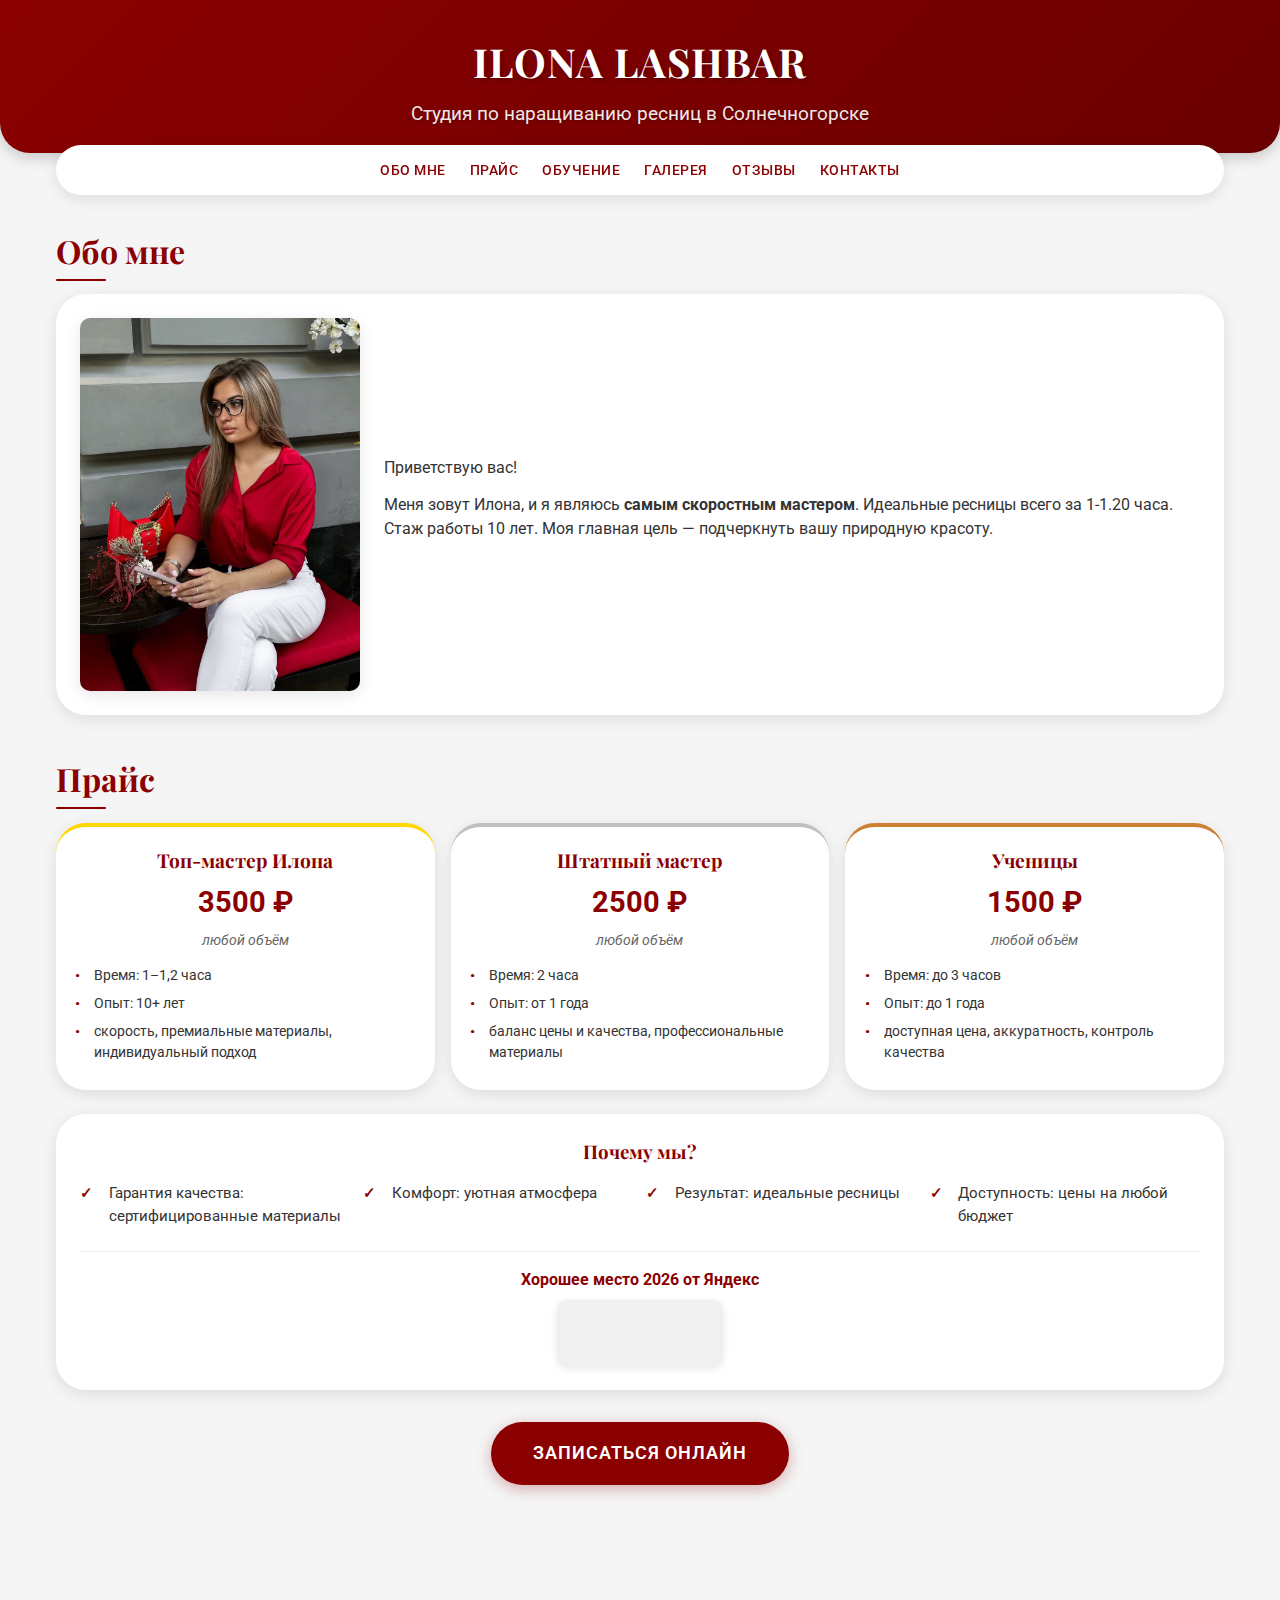
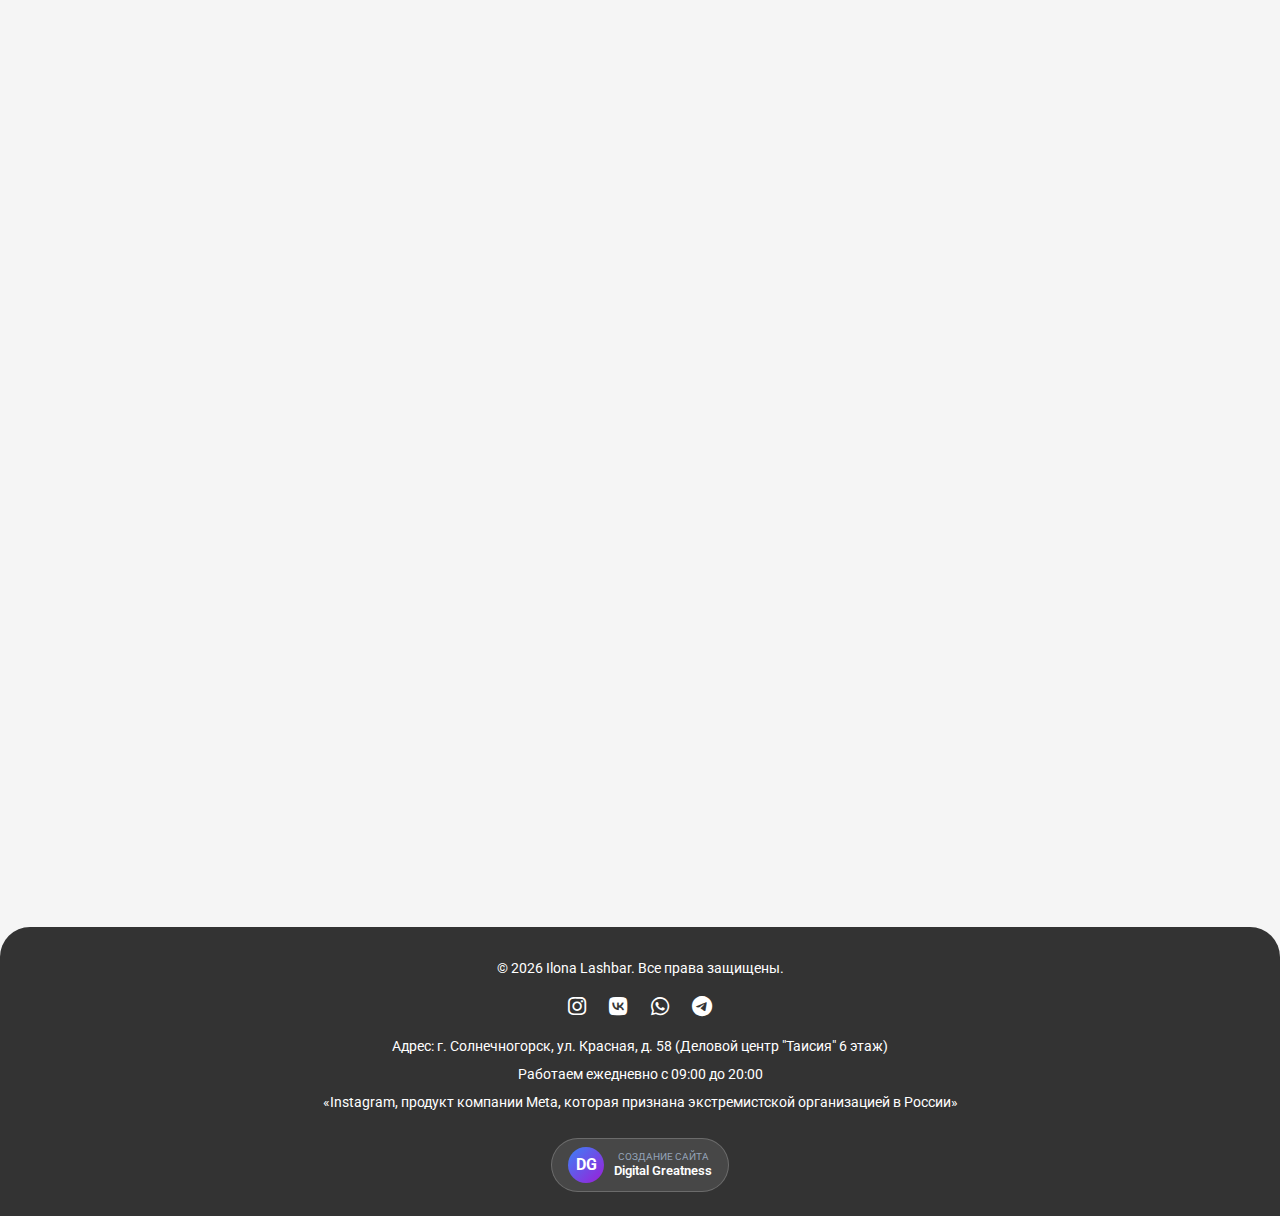
<file: index.html>
<!DOCTYPE html>
<html lang="ru">

<head>
    <meta charset="UTF-8">
    <meta name="viewport" content="width=device-width, initial-scale=1.0">
    <title>Ilona Lashbar — студия по наращиванию ресниц в Солнечногорске</title>
    <meta name="description"
        content="Ilona Lashbar — профессиональная студия по наращиванию ресниц в Солнечногорске. Быстрое и качественное наращивание, обучение, доступные цены.">
    <meta name="keywords"
        content="ресницы солнечногорск, наращивание ресниц, Солнечногорск, Ilona Lashbar, обучение наращиванию ресниц, студия ресниц">
    <meta name="author" content="Ilona Lashbar">
    <meta property="og:title" content="Ilona Lashbar — студия по наращиванию ресниц в Солнечногорске">
    <meta property="og:description" content="Профессиональное наращивание ресниц, обучение, доступные цены.">
    <meta property="og:image" content="https://example.com/logo.jpg">
    <meta property="og:url" content="https://example.com">
    <meta name="twitter:card" content="summary_large_image">

    <link rel="icon" type="image/x-icon" href="/favicon.ico">
    <link rel="icon" type="image/png" sizes="16x16" href="/favicon-16x16.png">
    <link rel="icon" type="image/png" sizes="32x32" href="/favicon-32x32.png">
    <link rel="icon" type="image/png" sizes="192x192" href="/favicon-192x192.png">
    <link rel="icon" type="image/png" sizes="512x512" href="/favicon-512x512.png">
    <link rel="apple-touch-icon" sizes="180x180" href="/apple-touch-icon.png">

    <link rel="stylesheet" href="https://cdnjs.cloudflare.com/ajax/libs/font-awesome/6.0.0/css/all.min.css">
    <link
        href="https://fonts.googleapis.com/css2?family=Playfair+Display:wght@700&amp;family=Roboto:wght@400;500&amp;display=swap"
        rel="stylesheet">

    <script type="text/javascript">
        (function (m, e, t, r, i, k, a) {
            m[i] = m[i] || function () { (m[i].a = m[i].a || []).push(arguments) };
            m[i].l = 1 * new Date();
            for (var j = 0; j < document.scripts.length; j++) { if (document.scripts[j].src === r) { return; } }
            k = e.createElement(t), a = e.getElementsByTagName(t)[0], k.async = 1, k.src = r, a.parentNode.insertBefore(k, a)
        })
            (window, document, "script", "https://mc.yandex.ru/metrika/tag.js", "ym");

        ym(99881386, "init", {
            clickmap: true,
            trackLinks: true,
            accurateTrackBounce: true,
            webvisor: true
        });
    </script>
    <noscript>
        <div><img src="https://mc.yandex.ru/watch/99881386" style="position:absolute; left:-9999px;" alt="" /></div>
    </noscript>
    <link rel="stylesheet" href="styles.css">
</head>

<body>

    <header>
        <div class="header-top">
            <h1>ILONA LASHBAR</h1>
        </div>
        <p class="header-subtitle">Студия по наращиванию ресниц в Солнечногорске</p>
    </header>
    <nav class="navbar">
        <div class="nav-container">
            <a href="#" class="nav-logo mobile-only">ILONA LASHBAR</a>

            <div class="nav-menu" id="nav-menu">
                <ul class="nav-list">
                    <li class="nav-item"><a href="#about" class="nav-link">Обо мне</a></li>
                    <li class="nav-item"><a href="#price" class="nav-link">Прайс</a></li>
                    <li class="nav-item"><a href="#training" class="nav-link">Обучение</a></li>
                    <li class="nav-item"><a href="#gallery" class="nav-link">Галерея</a></li>
                    <li class="nav-item"><a href="#reviews" class="nav-link">Отзывы</a></li>
                    <li class="nav-item"><a href="#contact" class="nav-link">Контакты</a></li>
                </ul>
            </div>

            <div class="nav-toggle" id="nav-toggle">
                <span class="bar"></span>
                <span class="bar"></span>
                <span class="bar"></span>
            </div>
        </div>
    </nav>

    <div class="container">
        <!-- Обо мне -->
        <section id="about" class="fade-in">
            <h2>Обо мне</h2>
            <div class="about">
                <img src="images/ilona/photo2.jpg" alt="Фото Илоны" class="about-image" loading="lazy">
                <div class="about-text">
                    <p>Приветствую вас!</p>
                    <p>Меня зовут Илона, и я являюсь <strong>самым скоростным мастером</strong>. Идеальные ресницы всего
                        за 1-1.20 часа. Стаж работы 10 лет. Моя главная цель — подчеркнуть вашу природную красоту.</p>
                </div>
            </div>
        </section>

        <!-- Прайс -->
        <section id="price" class="fade-in">
            <h2>Прайс</h2>
            <div class="price-grid">
                <div class="price-card master-top">
                    <h3>Топ-мастер Илона</h3>
                    <p class="price-amount">3500 ₽</p>
                    <p class="price-desc">любой объём</p>
                    <ul>
                        <li>Время: 1–1,2 часа</li>
                        <li>Опыт: 10+ лет</li>
                        <li>скорость, премиальные материалы, индивидуальный подход</li>
                    </ul>
                </div>
                <div class="price-card master-staff">
                    <h3>Штатный мастер</h3>
                    <p class="price-amount">2500 ₽</p>
                    <p class="price-desc">любой объём</p>
                    <ul>
                        <li>Время: 2 часа</li>
                        <li>Опыт: от 1 года</li>
                        <li>баланс цены и качества, профессиональные материалы</li>
                    </ul>
                </div>
                <div class="price-card master-student">
                    <h3>Ученицы</h3>
                    <p class="price-amount">1500 ₽</p>
                    <p class="price-desc">любой объём</p>
                    <ul>
                        <li>Время: до 3 часов</li>
                        <li>Опыт: до 1 года</li>
                        <li>доступная цена, аккуратность, контроль качества</li>
                    </ul>
                </div>
            </div>
            <div class="price-advantages">
                <h3 style="text-align: center; width: 100%;">Почему мы?</h3>
                <ul>
                    <li>Гарантия качества: сертифицированные материалы</li>
                    <li>Комфорт: уютная атмосфера</li>
                    <li>Результат: идеальные ресницы</li>
                    <li>Доступность: цены на любой бюджет</li>
                </ul>
                <div class="yandex-badge-wrapper">
                    <p class="yandex-badge-text"><b>Хорошее место 2026 от Яндекс</b></p>
                    <div class="yandex-badge">
                        <div class="yandex-iframe-container">
                            <iframe src="https://yandex.ru/sprav/widget/rating-badge/116413999347?type=award"
                                width="150" height="50" frameborder="0"></iframe>
                        </div>
                    </div>
                </div>
            </div>
            <!-- Кнопка записи -->
            <div class="price-action">
                <a href="https://dikidi.ru/#widget=204385" class="price-book-btn">Записаться онлайн</a>
            </div>
        </section>

        <!-- Обучение -->
        <section id="training" class="fade-in">
            <h2>Обучение</h2>
            <div class="training-container">
                <div class="training-quote">
                    <p><strong>Научу наращивать ресницы за 1,5 часа!</strong><br>Таких мастеров — всего 5% в мире. С
                        такой скоростью у тебя всегда будет полная база клиентов!</p>
                    <p><strong>Что я предлагаю:</strong></p>
                    <ul>
                        <li>Повышение квалификации для действующих мастеров</li>
                        <li>Обучение по ламинированию ресниц</li>
                        <li>Курс "База"</li>
                        <li>Курс "Эксперт"</li>
                        <li>Курс "Профи"</li>
                    </ul>
                    <p><strong>Мой подход:</strong></p>
                    <ul>
                        <li><strong>Скорость и качество</strong> с первых минут.</li>
                        <li><strong>Максимум практики</strong> и секретов профессии.</li>
                        <li><strong>Создание портфолио</strong> уже на первом занятии.</li>
                        <li><strong>Показ красивых ракурсов</strong> и обработка фото.</li>
                        <li><strong>Советы по ведению соцсетей</strong> для привлечения клиентов.</li>
                        <li><strong>Бесплатные тренировки</strong> после курса.</li>
                    </ul>
                    <p><strong>Где проходит обучение?</strong><br>В моей студии в центре города.</p>
                    <p><strong>Почему я?</strong><br>Многие мастера не раскрывают все тонкости и секреты профессии.<br>Я
                        же делюсь всем, что знаю, чтобы ты могла уверенно стартовать и зарабатывать.</p>
                    <p><strong>Не экономь на обучении!</strong><br>Выбор курса напрямую влияет на твою уверенность,
                        успех и доход в будущем.</p>
                    <p><strong>Готова начать?</strong><br>Пиши, чтобы записаться или узнать подробности!</p>
                    <a href="/course/" class="course-button">Подробнее о курсе</a>
                </div>
                <div class="training-photo">
                    <img src="images/ilona/teacher.jpg" alt="Процесс обучения наращиванию ресниц" class="training-img"
                        loading="lazy">
                </div>
            </div>
        </section>

        <!-- Галерея -->
        <section id="gallery" class="fade-in">
            <h2>Галерея</h2>
            <div class="gallery-container">
                <div class="gallery">
                    <!-- Все фото -->
                    <img src="images/ilona/ilona1.jpg" alt="фото 1" loading="lazy">
                    <img src="images/ilona/ilona2.jpg" alt="фото 2" loading="lazy">
                    <img src="images/ilona/ilona3.jpg" alt="фото 3" loading="lazy">
                    <img src="images/ilona/ilona4.jpg" alt="фото 4" loading="lazy">
                    <img src="images/ilona/ilona5.jpg" alt="фото 5" loading="lazy">
                    <img src="images/ilona/ilona6.jpg" alt="фото 6" loading="lazy">
                    <img src="images/ilona/ilona7.jpg" alt="фото 7" loading="lazy">
                    <img src="images/ilona/ilona8.jpg" alt="фото 8" loading="lazy">
                    <img src="images/clientsphoto/client1.jpg" alt="Фото клиента 1" loading="lazy">
                    <img src="images/clientsphoto/client2.jpg" alt="Фото клиента 2" loading="lazy">
                    <img src="images/clientsphoto/client3.jpg" alt="Фото клиента 3" loading="lazy">
                    <img src="images/clientsphoto/client4.jpg" alt="Фото клиента 4" loading="lazy">
                    <img src="images/clientsphoto/client5.jpg" alt="Фото клиента 5" loading="lazy">
                    <img src="images/clientsphoto/client6.jpg" alt="Фото клиента 6" loading="lazy">
                    <img src="images/clientsphoto/client7.jpg" alt="Фото клиента 7" loading="lazy">
                    <img src="images/clientsphoto/client8.jpg" alt="Фото клиента 8" loading="lazy">
                    <img src="images/clientsphoto/client9.jpg" alt="Фото клиента 9" loading="lazy">
                    <!-- Повтор для бесшовной прокрутки -->
                    <img src="images/ilona/ilona1.jpg" alt="фото 1" loading="lazy">
                    <img src="images/ilona/ilona2.jpg" alt="фото 2" loading="lazy">
                    <img src="images/ilona/ilona3.jpg" alt="фото 3" loading="lazy">
                    <img src="images/ilona/ilona4.jpg" alt="фото 4" loading="lazy">
                    <img src="images/ilona/ilona5.jpg" alt="фото 5" loading="lazy">
                    <img src="images/ilona/ilona6.jpg" alt="фото 6" loading="lazy">
                    <img src="images/ilona/ilona7.jpg" alt="фото 7" loading="lazy">
                    <img src="images/ilona/ilona8.jpg" alt="фото 8" loading="lazy">
                    <img src="images/clientsphoto/client1.jpg" alt="Фото клиента 1" loading="lazy">
                    <img src="images/clientsphoto/client2.jpg" alt="Фото клиента 2" loading="lazy">
                    <img src="images/clientsphoto/client3.jpg" alt="Фото клиента 3" loading="lazy">
                    <img src="images/clientsphoto/client4.jpg" alt="Фото клиента 4" loading="lazy">
                    <img src="images/clientsphoto/client5.jpg" alt="Фото клиента 5" loading="lazy">
                    <img src="images/clientsphoto/client6.jpg" alt="Фото клиента 6" loading="lazy">
                    <img src="images/clientsphoto/client7.jpg" alt="Фото клиента 7" loading="lazy">
                    <img src="images/clientsphoto/client8.jpg" alt="Фото клиента 8" loading="lazy">
                    <img src="images/clientsphoto/client9.jpg" alt="Фото клиента 9" loading="lazy">
                </div>
            </div>
        </section>

        <!-- Отзывы -->
        <section id="reviews" class="fade-in">
            <h2>Отзывы</h2>
            <div class="reviews">
                <div class="review">
                    <strong>Анна</strong>
                    <p>Ресницы просто шикарные! Мастер настоящий профессионал, все сделала быстро и аккуратно.
                        Рекомендую!</p>
                </div>
                <div class="review">
                    <strong>Екатерина</strong>
                    <p>Благодарю очень всё прошло хорошо, очень понравилось аккуратность, отношение, качество. Желаю по
                        больше клиентов.</p>
                </div>
                <div class="review">
                    <strong>Мария</strong>
                    <p>Очень довольна результатом! Ресницы выглядят натурально и красиво. Спасибо большое!</p>
                </div>
                <div class="review">
                    <strong>Анастасия</strong>
                    <p>Впервые обратилась к Илоне и осталась очень довольна результатом, всем рекомендую, теперь всегда
                        буду ходить только к ней!</p>
                </div>
                <div class="review">
                    <strong>Татьяна</strong>
                    <p>Впервые была у Илоны на наращивании ресничек. Очень уютная студия. Илона выслушала мои пожелания
                        и подобрала реснички просто идеально и по длине и по объёму. Быстро, комфортно, ни какой
                        аллергии и покраснения глаз не было. Однозначно рекомендую!</p>
                </div>
                <div class="review">
                    <strong>Ирина</strong>
                    <p>Хожу к Илоне на ресницы уже 4 года. Замечательный профессионал и мастер своего дела. Быстро и
                        качественно делает свою работу! Студия чистая, уютная! Всем рекомендую!</p>
                </div>
                <div class="review">
                    <strong>Елена</strong>
                    <p>Илона, спасибо огромное за то ,что ты у нас есть, каждый раз выходя из студии ощущаю себя самой
                        красивой женщиной. Безупречная работа, высокий профессионализм ,комфортная атмосфера. Очень
                        рекомендую!</p>
                </div>
                <div class="review">
                    <strong>Надежда</strong>
                    <p>Просто потрясающий салон, уже 3 года хожу только сюда. Мастер Илона, просто потрясающая, делает
                        все очень качественное и быстро, не перестает радовать. Атмосфера уюта и тепла гарантирована.
                        Всем советую! 🥹🙏🏻</p>
                </div>
            </div>
            <div class="yandex-reviews-link">
                <p>Больше отзывов можно почитать на Яндекс Картах</p>
                <a href="https://yandex.ru/maps/org/ilona_lashbar/116413999347/reviews/?ll=36.984718%2C56.184030&utm_campaign=v1&utm_medium=rating&utm_source=badge&z=17"
                    target="_blank" class="yandex-reviews-btn">
                    <i class="fab fa-yandex"></i> Читать все отзывы на Яндекс
                </a>
            </div>
        </section>

        <!-- Контакты -->
        <section id="contact" class="fade-in">
            <h2>Контакты</h2>
            <div class="contact-container">
                <div class="contact-buttons">
                    <a href="tel:+79160429666" class="contact-btn call">
                        <i class="fas fa-phone-alt"></i> Позвонить
                    </a>
                    <a href="https://t.me/Ilona1428" target="_blank" class="contact-btn telegram">
                        <i class="fab fa-telegram-plane"></i> Telegram
                    </a>
                    <a href="https://wa.me/79160429666" target="_blank" class="contact-btn whatsapp">
                        <i class="fab fa-whatsapp"></i> WhatsApp
                    </a>
                    <a href="https://vk.com/lash_ilonaa" target="_blank" class="contact-btn vk">
                        <i class="fab fa-vk"></i> VK
                    </a>
                    <a href="https://www.instagram.com/ilona_lashbar?igshid=dzc2Y2FibzI5cTlr" target="_blank"
                        class="contact-btn instagram">
                        <i class="fab fa-instagram"></i> Instagram
                    </a>
                </div>
            </div>
        </section>
    </div>
    <footer>
        <p>© 2026 Ilona Lashbar. Все права защищены.</p>
        <div class="social-links">
            <a href="https://www.instagram.com/ilona_lashbar?igshid=dzc2Y2FibzI5cTlr" target="_blank"
                aria-label="Instagram"><i class="fab fa-instagram"></i></a>
            <a href="https://vk.com/lash_ilonaa" target="_blank" aria-label="VK"><i class="fab fa-vk"></i></a>
            <a href="https://wa.me/79160429666" target="_blank" aria-label="WhatsApp"><i
                    class="fab fa-whatsapp"></i></a>
            <a href="https://t.me/Ilona1428" target="_blank" aria-label="Telegram"><i
                    class="fab fa-telegram"></i></a>
        </div>
        <p>Адрес: г. Солнечногорск, ул. Красная, д. 58 (Деловой центр "Таисия" 6 этаж)</p>
        <p>Работаем ежедневно с 09:00 до 20:00</p>
        <p>«Instagram, продукт компании Meta, которая признана экстремистской организацией в России»</p>
        <div class="dg-signature">
            <a href="https://digital-greatness.ru" target="_blank" rel="noopener" class="dg-signature-link">
                <div class="dg-logo-circle">
                    <span class="dg-logo">DG</span>
                </div>
                <div class="dg-info">
                    <div class="dg-made-by">Создание сайта</div>
                    <div class="dg-name">Digital Greatness</div>
                </div>
            </a>
        </div>
    </footer>

    <button id="scrollToTop" aria-label="Прокрутить вверх"><i class="fas fa-arrow-up"></i></button>
    <script type="text/javascript" src="https://dikidi.ru/assets/js/widget_record/widget2.min.js?v=1758698230"></script>
    <script src="script.js"></script>
</body>

</html>
</file>
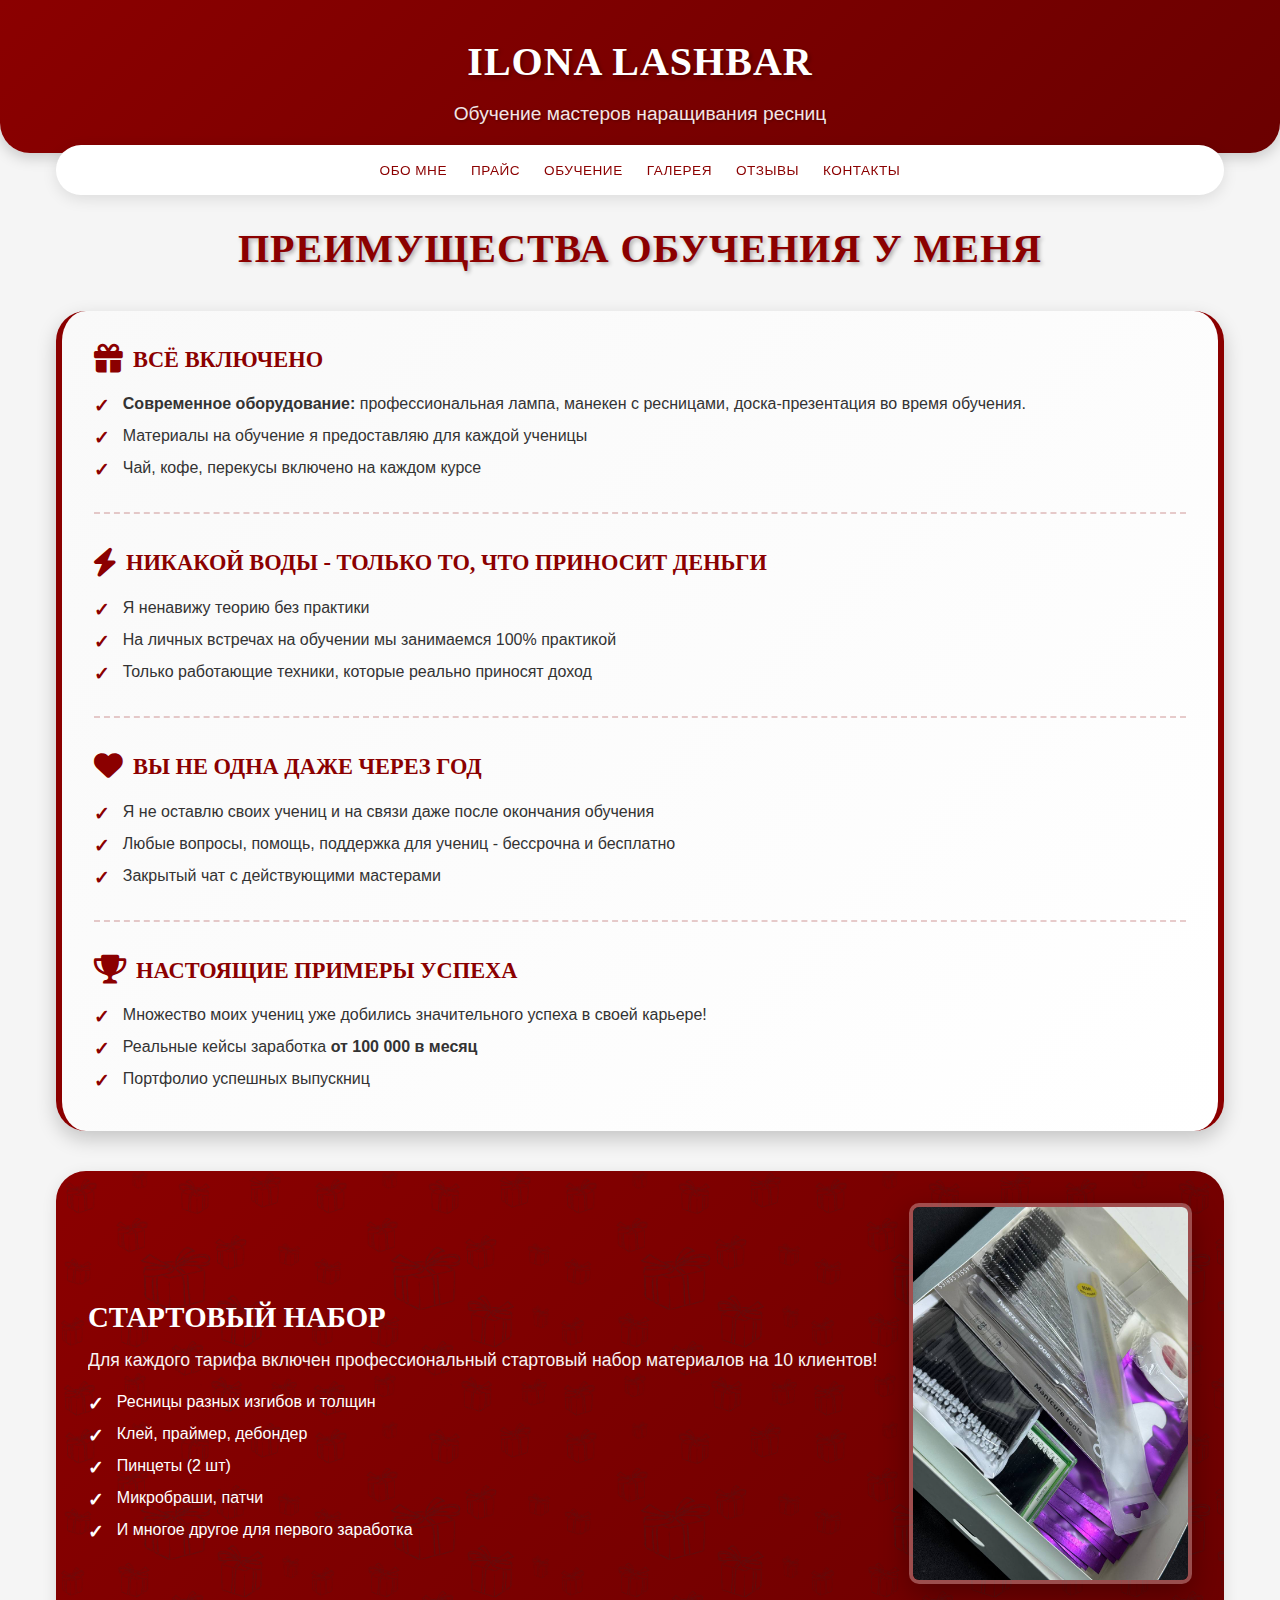
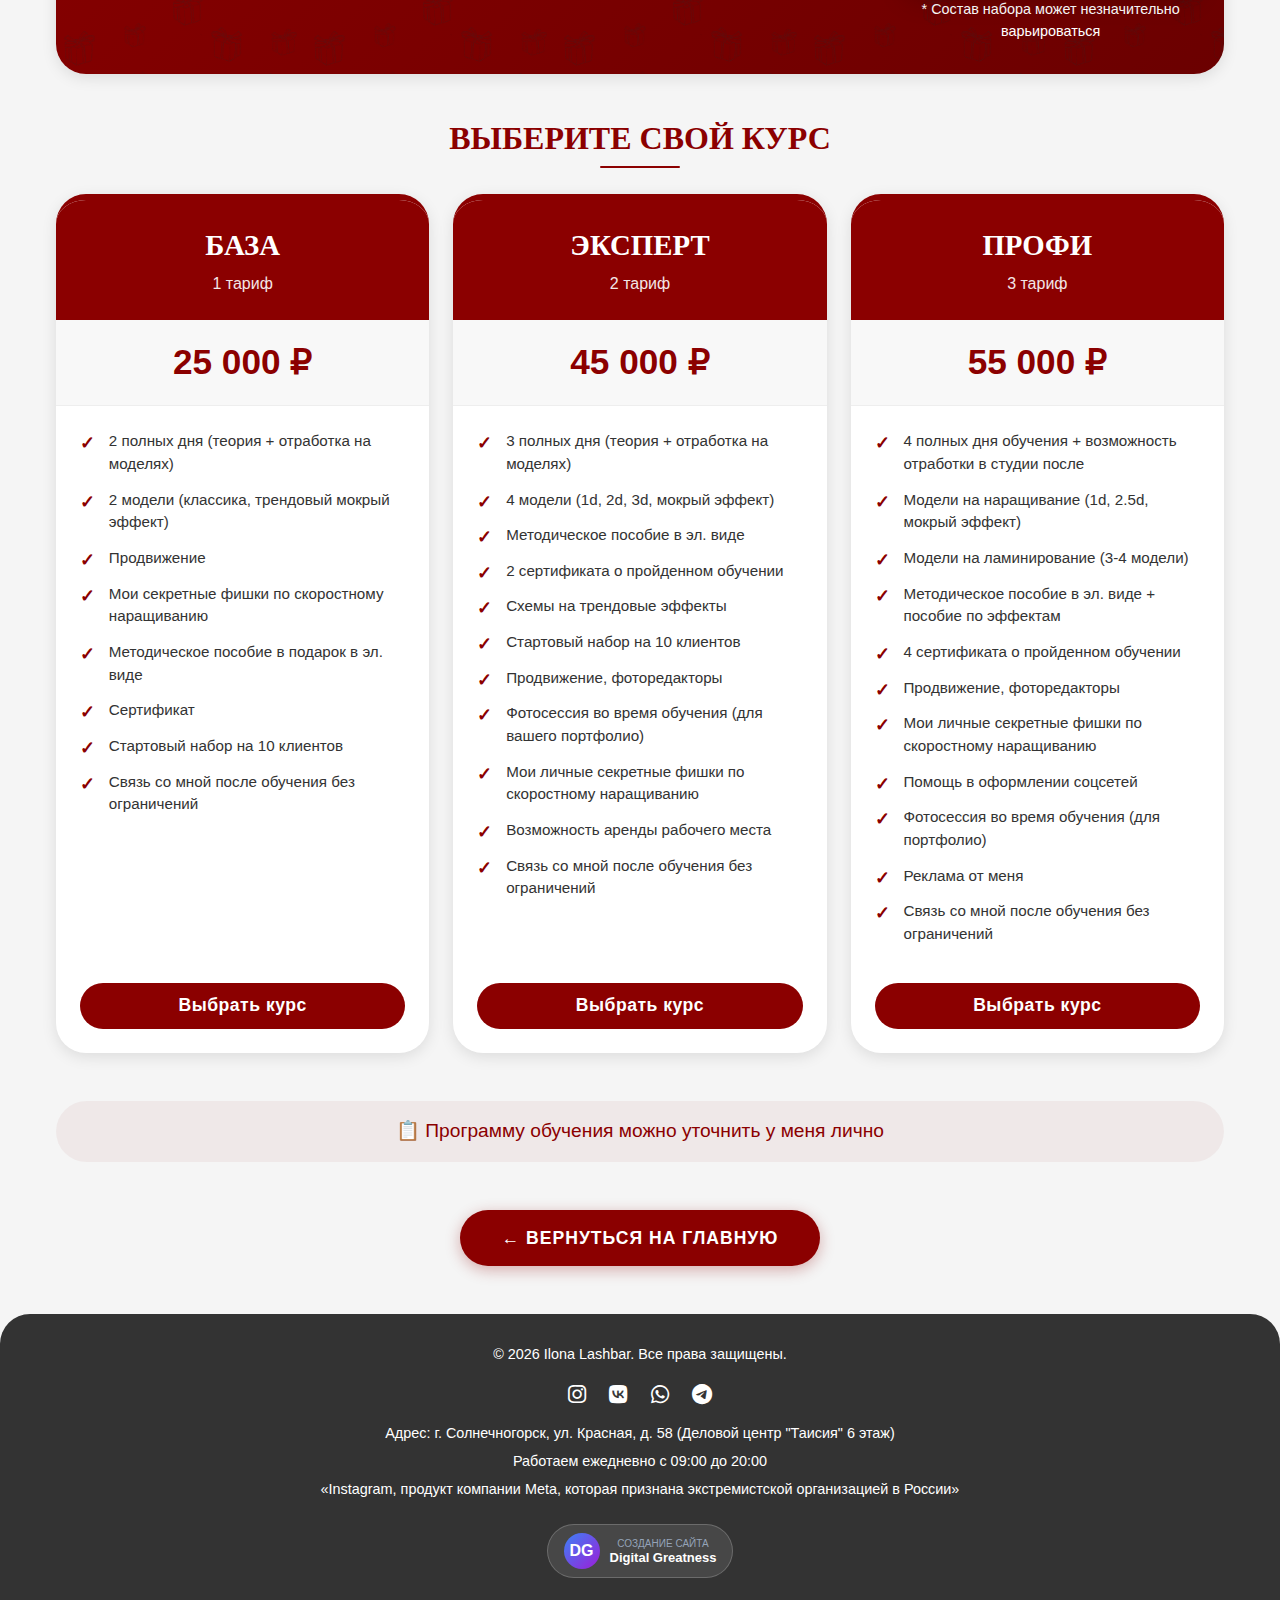
<file: course/index.html>
<!DOCTYPE html>
<html lang="ru">

<head>
    <meta charset="UTF-8">
    <meta name="viewport" content="width=device-width, initial-scale=1.0">
    <title>Ilona Lashbar — Обучение и курсы</title>
    <meta name="description"
        content="Подробная информация о курсах обучения наращиванию ресниц от Илоны. Все тарифы, преимущества и стартовый набор.">
    <link rel="stylesheet" href="https://cdnjs.cloudflare.com/ajax/libs/font-awesome/6.0.0/css/all.min.css">
    <link href="https://fonts.googleapis.com/css2?family=Montserrat:wght@300;400;500;600;700;800&display=swap"
        rel="stylesheet">
    <link rel="icon" type="image/x-icon" href="/favicon.ico">
    <link rel="icon" type="image/png" sizes="16x16" href="/favicon-16x16.png">
    <link rel="icon" type="image/png" sizes="32x32" href="/favicon-32x32.png">
    <link rel="icon" type="image/png" sizes="192x192" href="/favicon-192x192.png">
    <link rel="icon" type="image/png" sizes="512x512" href="/favicon-512x512.png">
    <link rel="apple-touch-icon" sizes="180x180" href="/apple-touch-icon.png">
    <link rel="stylesheet" href="../styles.css">
    <link rel="stylesheet" href="course.css">
</head>

<body>

    <header>
        <div class="header-top">
            <h1>ILONA LASHBAR</h1>
        </div>
        <p class="header-subtitle">Обучение мастеров наращивания ресниц</p>
    </header>

    <!-- Навигация -->
    <nav class="navbar">
        <div class="nav-container">
            <a href="../index.html" class="nav-logo mobile-only">ILONA LASHBAR</a>
            <div class="nav-menu" id="nav-menu">
                <ul class="nav-list">
                    <li class="nav-item"><a href="../index.html#about" class="nav-link">Обо мне</a></li>
                    <li class="nav-item"><a href="../index.html#price" class="nav-link">Прайс</a></li>
                    <li class="nav-item"><a href="../index.html#training" class="nav-link">Обучение</a></li>
                    <li class="nav-item"><a href="../index.html#gallery" class="nav-link">Галерея</a></li>
                    <li class="nav-item"><a href="../index.html#reviews" class="nav-link">Отзывы</a></li>
                    <li class="nav-item"><a href="../index.html#contact" class="nav-link">Контакты</a></li>
                </ul>
            </div>
            <div class="nav-toggle" id="nav-toggle">
                <span class="bar"></span>
                <span class="bar"></span>
                <span class="bar"></span>
            </div>
        </div>
    </nav>

    <!-- Основное содержимое -->
    <div class="course-page">

        <h1>ПРЕИМУЩЕСТВА ОБУЧЕНИЯ У МЕНЯ</h1>
        <div class="advantages-single-block">

            <div class="advantage-item">
                <h3><i class="fas fa-gift"></i> ВСЁ ВКЛЮЧЕНО</h3>
                
                <ul>
                    <li><b>Современное оборудование:</b> профессиональная лампа, манекен с ресницами, доска-презентация
                        во
                        время обучения.</li>
                    <li>Материалы на обучение я предоставляю для каждой ученицы</li>
                    <li>Чай, кофе, перекусы включено на каждом курсе</li>
                </ul>
            </div>

            <div class="advantage-item">
                <h3><i class="fas fa-bolt"></i> НИКАКОЙ ВОДЫ - ТОЛЬКО ТО, ЧТО ПРИНОСИТ ДЕНЬГИ</h3>
                <ul>
                    <li>Я ненавижу теорию без практики</li>
                    <li>На личных встречах на обучении мы занимаемся 100% практикой</li>
                    <li>Только работающие техники, которые реально приносят доход</li>
                </ul>
            </div>

            <div class="advantage-item">
                <h3><i class="fas fa-heart"></i> ВЫ НЕ ОДНА ДАЖЕ ЧЕРЕЗ ГОД</h3>
                <ul>
                    <li>Я не оставлю своих учениц и на связи даже после окончания обучения</li>
                    <li>Любые вопросы, помощь, поддержка для учениц - бессрочна и бесплатно</li>
                    <li>Закрытый чат с действующими мастерами</li>
                </ul>
            </div>

            <div class="advantage-item">
                <h3><i class="fas fa-trophy"></i> НАСТОЯЩИЕ ПРИМЕРЫ УСПЕХА</h3>
                <ul>
                    <li>Множество моих учениц уже добились значительного успеха в своей карьере!</li>
                    <li>Реальные кейсы заработка <b>от 100 000 в месяц</b></li>
                    <li>Портфолио успешных выпускниц</li>
                </ul>
            </div>
        </div>

        <!-- Стартовый набор -->
        <div class="starter-kit">
            <div class="starter-kit-content">
                <h3>СТАРТОВЫЙ НАБОР</h3>
                <p>Для каждого тарифа включен профессиональный стартовый набор материалов на 10 клиентов!</p>
                <ul>
                    <li>Ресницы разных изгибов и толщин</li>
                    <li>Клей, праймер, дебондер</li>
                    <li>Пинцеты (2 шт)</li>
                    <li>Микробраши, патчи</li>
                    <li>И многое другое для первого заработка</li>
                </ul>
            </div>
            <div class="starter-kit-photo">
                <img src="../images/kit.jpg" alt="Стартовый набор для обучения" class="starter-kit-img"
                    onerror="this.src='../images/kit.jpg'">
                <p style="margin-top: 0.5rem; font-size: 0.9rem;">* Состав набора может незначительно варьироваться</p>
            </div>
        </div>

        <h2>ВЫБЕРИТЕ СВОЙ КУРС</h2>
        <!-- Тарифы -->
        <div class="tariffs-grid">
            <!-- Тариф БАЗА -->
            <div class="tariff-card">
                <div class="tariff-header">
                    <h3>БАЗА</h3>
                    <p>1 тариф</p>
                </div>
                <div class="tariff-price">25 000 ₽</div>
                <div class="tariff-features">
                    <ul>
                        <li>2 полных дня (теория + отработка на моделях)</li>
                        <li>2 модели (классика, трендовый мокрый эффект)</li>
                        <li>Продвижение</li>
                        <li>Мои секретные фишки по скоростному наращиванию</li>
                        <li>Методическое пособие в подарок в эл. виде</li>
                        <li>Сертификат</li>
                        <li>Стартовый набор на 10 клиентов</li>
                        <li>Связь со мной после обучения без ограничений</li>
                    </ul>
                </div>
                <div class="tariff-footer">
                    <button class="tariff-btn" onclick="openContactModal('База')">Выбрать курс</button>
                </div>
            </div>

            <!-- Тариф ЭКСПЕРТ -->
            <div class="tariff-card">
                <div class="tariff-header">
                    <h3>ЭКСПЕРТ</h3>
                    <p>2 тариф</p>
                </div>
                <div class="tariff-price">45 000 ₽</div>
                <div class="tariff-features">
                    <ul>
                        <li>3 полных дня (теория + отработка на моделях)</li>
                        <li>4 модели (1d, 2d, 3d, мокрый эффект)</li>
                        <li>Методическое пособие в эл. виде</li>
                        <li>2 сертификата о пройденном обучении</li>
                        <li>Схемы на трендовые эффекты</li>
                        <li>Стартовый набор на 10 клиентов</li>
                        <li>Продвижение, фоторедакторы</li>
                        <li>Фотосессия во время обучения (для вашего портфолио)</li>
                        <li>Мои личные секретные фишки по скоростному наращиванию</li>
                        <li>Возможность аренды рабочего места</li>
                        <li>Связь со мной после обучения без ограничений</li>
                    </ul>
                </div>
                <div class="tariff-footer">
                    <button class="tariff-btn" onclick="openContactModal('Эксперт')">Выбрать курс</button>
                </div>
            </div>

            <!-- Тариф ПРОФИ -->
            <div class="tariff-card">
                <div class="tariff-header">
                    <h3>ПРОФИ</h3>
                    <p>3 тариф</p>
                </div>
                <div class="tariff-price">55 000 ₽</div>
                <div class="tariff-features">
                    <ul>
                        <li>4 полных дня обучения + возможность отработки в студии после</li>
                        <li>Модели на наращивание (1d, 2.5d, мокрый эффект)</li>
                        <li>Модели на ламинирование (3-4 модели)</li>
                        <li>Методическое пособие в эл. виде + пособие по эффектам</li>
                        <li>4 сертификата о пройденном обучении</li>
                        <li>Продвижение, фоторедакторы</li>
                        <li>Мои личные секретные фишки по скоростному наращиванию</li>
                        <li>Помощь в оформлении соцсетей</li>
                        <li>Фотосессия во время обучения (для портфолио)</li>
                        <li>Реклама от меня</li>
                        <li>Связь со мной после обучения без ограничений</li>
                    </ul>
                </div>
                <div class="tariff-footer">
                    <button class="tariff-btn" onclick="openContactModal('Профи')">Выбрать курс</button>
                </div>
            </div>
        </div>

        <div class="program-note">
            📋 Программу обучения можно уточнить у меня лично
        </div>

        <div style="text-align: center; margin: 3rem 0;">
            <a href="../index.html" class="price-book-btn"
                style="display: inline-block; width: auto; padding: 0.8rem 2.5rem;">← Вернуться на главную</a>
        </div>

    </div>

    <div id="contactModal" class="modal">
        <div class="modal-content">
            <span class="modal-close" onclick="closeContactModal()">&times;</span>
            <h2>Свяжитесь со мной</h2>
            <p id="modal-course-name">для получения подробной информации</p>

            <div class="modal-contact-buttons">
                <a href="tel:+79160429666" class="modal-contact-btn phone">
                    <i class="fas fa-phone-alt"></i> Позвонить
                </a>
                <a href="https://t.me/Ilona1428" target="_blank" class="modal-contact-btn telegram">
                    <i class="fab fa-telegram-plane"></i> Telegram
                </a>
                <a href="https://wa.me/79160429666" target="_blank" class="modal-contact-btn whatsapp">
                    <i class="fab fa-whatsapp"></i> WhatsApp
                </a>
            </div>

            <p style="font-size: 0.9rem; margin-top: 1rem;">Напишите или позвоните мне, и я расскажу все детали!</p>
        </div>
    </div>

    <footer>
        <p>© 2026 Ilona Lashbar. Все права защищены.</p>
        <div class="social-links">
            <a href="https://www.instagram.com/ilona_lashbar?igshid=dzc2Y2FibzI5cTlr" target="_blank"
                aria-label="Instagram"><i class="fab fa-instagram"></i></a>
            <a href="https://vk.com/lash_ilonaa" target="_blank" aria-label="VK"><i class="fab fa-vk"></i></a>
            <a href="https://wa.me/79160429666" target="_blank" aria-label="WhatsApp"><i
                    class="fab fa-whatsapp"></i></a>
            <a href="https://t.me/ilona_lashbar" target="_blank" aria-label="Telegram"><i
                    class="fab fa-telegram"></i></a>
        </div>
        <p>Адрес: г. Солнечногорск, ул. Красная, д. 58 (Деловой центр "Таисия" 6 этаж)</p>
        <p>Работаем ежедневно с 09:00 до 20:00</p>
        <p>«Instagram, продукт компании Meta, которая признана экстремистской организацией в России»</p>
        <div class="dg-signature">
            <a href="https://digital-greatness.ru" target="_blank" rel="noopener" class="dg-signature-link">
                <div class="dg-logo-circle"><span class="dg-logo">DG</span></div>
                <div class="dg-info">
                    <div class="dg-made-by">Создание сайта</div>
                    <div class="dg-name">Digital Greatness</div>
                </div>
            </a>
        </div>
    </footer>

    <button id="scrollToTop" aria-label="Прокрутить вверх"><i class="fas fa-arrow-up"></i></button>

    <script src="../script.js"></script>

    <script>
        function openContactModal(courseName) {
            document.getElementById('modal-course-name').textContent = `Курс «${courseName}»`;
            document.getElementById('contactModal').style.display = 'block';
            document.body.style.overflow = 'hidden';
        }

        function closeContactModal() {
            document.getElementById('contactModal').style.display = 'none';
            document.body.style.overflow = '';
        }

        window.onclick = function (event) {
            const modal = document.getElementById('contactModal');
            if (event.target == modal) {
                closeContactModal();
            }
        }

        document.addEventListener('keydown', function (e) {
            if (e.key === 'Escape') {
                closeContactModal();
            }
        });
    </script>
</body>

</html>
</file>
<file: styles.css>
:root {
    --primary-color: #8b0000;
    --primary-dark: #6b0000;
    --secondary-color: #333;
    --light-bg: #f5f5f5;
    --white: #ffffff;
    --shadow: 0 4px 15px rgba(0, 0, 0, 0.1);
    --shadow-hover: 0 8px 20px rgba(0, 0, 0, 0.2);
    --border-radius: 30px;
    --border-radius-sm: 10px;
    --transition: all 0.3s ease;
}

* {
    margin: 0;
    padding: 0;
    box-sizing: border-box;
}

html {
    scroll-behavior: smooth;
}

body {
    font-family: 'Roboto', sans-serif;
    background-color: var(--light-bg);
    color: var(--secondary-color);
    line-height: 1.5;
    overflow-x: hidden;
}

h1,
h2,
h3 {
    font-family: 'Playfair Display', serif;
    color: var(--primary-color);
}

h1 {
    color: var(--white);
    font-size: clamp(2rem, 5vw, 2.5rem);
    text-shadow: 2px 2px 4px rgba(0, 0, 0, 0.3);
    letter-spacing: 1px;
    text-align: center;
    width: 100%;
}

h2 {
    font-size: clamp(1.6rem, 4vw, 2rem);
    margin-bottom: 1.2rem;
    position: relative;
    display: inline-block;
}

h2::after {
    content: '';
    position: absolute;
    bottom: -6px;
    left: 0;
    width: 50px;
    height: 2px;
    background: var(--primary-color);
    border-radius: 2px;
}

a {
    color: var(--primary-color);
    text-decoration: none;
    transition: var(--transition);
}

a:hover {
    color: var(--secondary-color);
}

/* ===== Header ===== */
header {
    background: linear-gradient(135deg, var(--primary-color), var(--primary-dark));
    color: var(--white);
    padding: 2rem 1rem 1.5rem;
    border-radius: 0 0 var(--border-radius) var(--border-radius);
    box-shadow: 0 4px 15px rgba(0, 0, 0, 0.2);
}

.header-top {
    max-width: 1200px;
    margin: 0 auto;
}

.header-subtitle {
    max-width: 1200px;
    margin: 0.5rem auto 0;
    font-size: clamp(1rem, 3vw, 1.2rem);
    opacity: 0.9;
    text-shadow: 1px 1px 3px rgba(0, 0, 0, 0.3);
    text-align: center;
}

/* ===== Навигация ===== */
.navbar {
    background: var(--white);
    border-radius: var(--border-radius);
    margin: -0.5rem auto;
    max-width: calc(1200px - 2rem);
    width: calc(100% - 2rem);
    position: sticky;
    top: 0px;
    z-index: 1000;
    box-shadow: 0 4px 15px rgba(0, 0, 0, 0.1);
}

.nav-container {
    max-width: 1200px;
    margin: 0 auto;
    padding: 0 1rem;
    display: flex;
    justify-content: space-between;
    align-items: center;
    height: 50px;
}

.nav-logo {
    font-family: 'Playfair Display', serif;
    font-size: 1.2rem;
    font-weight: 700;
    color: var(--primary-color);
    letter-spacing: 1px;
}

.mobile-only {
    display: none;
}

.nav-menu {
    display: flex;
    align-items: center;
    flex: 1;
    justify-content: center;
}

.nav-list {
    display: flex;
    list-style: none;
    gap: 1.5rem;
}

.nav-link {
    font-weight: 500;
    text-transform: uppercase;
    font-size: 0.85rem;
    letter-spacing: 0.5px;
    padding: 0.5rem 0;
    position: relative;
    color: var(--primary-color);
}

.nav-link:hover {
    color: var(--primary-dark);
}

.nav-link::after {
    content: '';
    position: absolute;
    bottom: 0;
    left: 0;
    width: 0;
    height: 2px;
    background: var(--primary-color);
    transition: var(--transition);
}

.nav-link:hover::after {
    width: 100%;
}

.nav-toggle {
    display: none;
    flex-direction: column;
    cursor: pointer;
}

.bar {
    width: 25px;
    height: 3px;
    background: var(--primary-color);
    margin: 3px 0;
    transition: var(--transition);
    border-radius: 2px;
}

/* ===== Контейнер ===== */
.container {
    max-width: 1200px;
    margin: 0 auto;
    padding: 0 1rem;
}

/* ===== Секции ===== */
section {
    margin: 2.5rem 0;
    scroll-margin-top: 80px;
}

/* ===== About ===== */
.about {
    background: var(--white);
    padding: 1.5rem;
    border-radius: var(--border-radius);
    box-shadow: var(--shadow);
    display: flex;
    gap: 1.5rem;
    align-items: center;
    flex-wrap: wrap;
}

.about-image {
    width: 100%;
    max-width: 280px;
    height: auto;
    border-radius: var(--border-radius-sm);
    object-fit: cover;
    box-shadow: var(--shadow);
    margin: 0 auto;
}

.about-text {
    flex: 1;
}

.about-text p {
    margin-bottom: 0.8rem;
}

/* ===== Price ===== */
.price-grid {
    display: grid;
    grid-template-columns: repeat(auto-fit, minmax(240px, 1fr));
    gap: 1rem;
    margin-bottom: 1.5rem;
}

.price-card {
    background: var(--white);
    padding: 1.2rem;
    border-radius: var(--border-radius);
    box-shadow: var(--shadow);
    transition: var(--transition);
    text-align: center;
    border-top: 4px solid transparent;
}

.price-card:hover {
    transform: translateY(-3px);
    box-shadow: var(--shadow-hover);
}

.price-card.master-top {
    border-top-color: gold;
}

.price-card.master-staff {
    border-top-color: silver;
}

.price-card.master-student {
    border-top-color: #cd7f32;
}

.price-card h3 {
    margin-bottom: 0.4rem;
    font-size: 1.2rem;
}

.price-amount {
    font-size: 1.8rem;
    font-weight: 700;
    color: var(--primary-color);
    margin: 0.4rem 0;
}

.price-desc {
    color: #666;
    margin-bottom: 0.8rem;
    font-style: italic;
    font-size: 0.9rem;
}

.price-card ul {
    list-style: none;
    text-align: left;
}

.price-card ul li {
    margin-bottom: 0.4rem;
    padding-left: 1.2rem;
    position: relative;
    font-size: 0.9rem;
}

.price-card ul li::before {
    content: '•';
    color: var(--primary-color);
    position: absolute;
    left: 0;
    font-weight: bold;
}

/* ===== Price Advantages  ===== */
.price-advantages {
    background: var(--white);
    padding: 1.5rem;
    border-radius: var(--border-radius);
    box-shadow: var(--shadow);
    margin-top: 1.5rem;
}

.price-advantages h3 {
    margin-bottom: 1rem;
}

.price-advantages ul {
    list-style: none;
    display: grid;
    grid-template-columns: repeat(auto-fit, minmax(200px, 1fr));
    gap: 0.8rem;
    margin-bottom: 1.5rem;
}

.price-advantages ul li {
    padding-left: 1.8rem;
    position: relative;
    font-size: 0.95rem;
}

.price-advantages ul li::before {
    content: '✓';
    color: var(--primary-color);
    position: absolute;
    left: 0;
    font-weight: bold;
}

/* ===== Виджет Яндекса ===== */
.yandex-badge-wrapper {
    display: flex;
    flex-direction: column;
    align-items: center;
    gap: 0.5rem;
    margin-top: 1rem;
    padding-top: 1rem;
    border-top: 1px solid #eee;
}

.yandex-badge-text {
    font-weight: 500;
    color: var(--primary-color);
    font-size: 1rem;
}

.yandex-badge {
    background: #f0f0f0;
    padding: 0.5rem;
    border-radius: var(--border-radius-sm);
    box-shadow: 0 2px 8px rgba(0, 0, 0, 0.1);
    width: fit-content;
    margin: 0 auto;
}

.yandex-iframe-container {
    position: relative;
    width: 100%;
    min-width: 150px;
    max-width: 300px;
    height: 50px;
    overflow: hidden;
}

.yandex-iframe-container iframe {
    position: absolute;
    top: 0;
    left: 0;
    width: 100%;
    height: 100%;
    border: none;
}

/* ===== Training ===== */
.training-container {
    background: var(--white);
    padding: 1.5rem;
    border-radius: var(--border-radius);
    box-shadow: var(--shadow);
    display: flex;
    gap: 2rem;
    align-items: flex-start;
    flex-wrap: wrap;
}

.training-quote {
    flex: 2;
    min-width: 300px;
}

.training-quote p {
    margin-bottom: 0.8rem;
}

.training-quote ul {
    list-style: none;
    margin-bottom: 0.8rem;
}

.training-quote ul li {
    margin-bottom: 0.4rem;
    padding-left: 1.5rem;
    position: relative;
}

.training-quote ul li::before {
    content: '✓';
    color: var(--primary-color);
    position: absolute;
    left: 0;
    font-weight: bold;
}

.training-photo {
    flex: 1;
    min-width: 250px;
}

.training-img {
    width: 100%;
    height: auto;
    border-radius: var(--border-radius-sm);
    box-shadow: var(--shadow);
}

.course-button {
    width: 100%;
    max-width: 400px;
    min-height: 60px;
    padding: 0.7rem 1.8rem;
    background: var(--primary-color);
    color: var(--white);
    border: none;
    border-radius: 50px;
    cursor: pointer;
    font-size: 1.2rem;
    font-weight: 600;
    transition: var(--transition);
    margin-top: 0.8rem;
}

.course-button:hover {
    background: var(--primary-dark);
    transform: translateY(-2px);
    box-shadow: var(--shadow);
}

/* ===== Gallery ===== */
:root {
    --gallery-img-width: 415px;
    --gallery-img-height: 520px;
    --gallery-gap: 1rem;

    --gallery-img-width-mobile: 400px;
    --gallery-img-height-mobile: 500px;
    --gallery-gap-mobile: 0.8rem;

    --gallery-img-width-small: 300px;
    --gallery-img-height-small: 420px;
    --gallery-gap-small: 0.5rem;
}

.gallery-container {
    overflow: hidden;
    position: relative;
    width: 100%;
    border-radius: var(--border-radius);
    background: var(--white);
    padding: 1rem;
    box-shadow: var(--shadow);
}

.gallery {
    display: flex;
    width: max-content;
    animation: scroll 45s linear infinite;
    gap: var(--gallery-gap);
}

.gallery:hover {
    animation-play-state: paused;
}

.gallery img {
    width: var(--gallery-img-width);
    height: var(--gallery-img-height);
    object-fit: cover;
    border-radius: var(--border-radius-sm);
    box-shadow: var(--shadow);
    transition: var(--transition);
}

.gallery img:hover {
    transform: scale(1.05);
    box-shadow: var(--shadow-hover);
}

@keyframes scroll {
    0% {
        transform: translateX(0);
    }

    100% {
        transform: translateX(-50%);
    }
}

@media (max-width: 768px) {
    .gallery {
        gap: var(--gallery-gap-mobile);
    }

    .gallery img {
        width: var(--gallery-img-width-mobile);
        height: var(--gallery-img-height-mobile);
    }
}

@media (max-width: 480px) {
    .gallery {
        gap: var(--gallery-gap-small);
    }

    .gallery img {
        width: var(--gallery-img-width-small);
        height: var(--gallery-img-height-small);
    }
}

/* ===== Reviews ===== */
.reviews {
    display: grid;
    grid-template-columns: repeat(auto-fit, minmax(240px, 1fr));
    gap: 1rem;
}

.review {
    background: var(--white);
    padding: 1.2rem;
    border-radius: var(--border-radius);
    box-shadow: var(--shadow);
    transition: var(--transition);
}

.review:hover {
    transform: translateY(-3px);
    box-shadow: var(--shadow-hover);
}

.review strong {
    display: block;
    margin-bottom: 0.4rem;
    color: var(--primary-color);
}

.review p {
    font-size: 0.95rem;
}

/* ===== Contact с кнопками ===== */
.contact-container {
    background: var(--white);
    padding: 1.5rem;
    border-radius: var(--border-radius);
    box-shadow: var(--shadow);
}

.contact-buttons {
    display: flex;
    flex-wrap: wrap;
    gap: 0.8rem;
    justify-content: center;
}

.contact-btn {
    display: inline-flex;
    align-items: center;
    justify-content: center;
    gap: 0.5rem;
    padding: 0.7rem 1.2rem;
    border-radius: 50px;
    font-weight: 500;
    font-size: 0.9rem;
    transition: var(--transition);
    border: none;
    cursor: pointer;
    min-width: 120px;
    box-shadow: 0 2px 8px rgba(0, 0, 0, 0.1);
}

.contact-btn i {
    font-size: 1.1rem;
}

.contact-btn.call {
    background: #28a745;
    color: white;
}

.contact-btn.call:hover {
    background: #218838;
    transform: translateY(-2px);
    box-shadow: 0 4px 12px rgba(40, 167, 69, 0.3);
}

.contact-btn.telegram {
    background: #0088cc;
    color: white;
}

.contact-btn.telegram:hover {
    background: #0077b3;
    transform: translateY(-2px);
    box-shadow: 0 4px 12px rgba(0, 136, 204, 0.3);
}

.contact-btn.whatsapp {
    background: #25D366;
    color: white;
}

.contact-btn.whatsapp:hover {
    background: #20b859;
    transform: translateY(-2px);
    box-shadow: 0 4px 12px rgba(37, 211, 102, 0.3);
}

.contact-btn.vk {
    background: #4c75a3;
    color: white;
}

.contact-btn.vk:hover {
    background: #406890;
    transform: translateY(-2px);
    box-shadow: 0 4px 12px rgba(76, 117, 163, 0.3);
}

.contact-btn.instagram {
    background: linear-gradient(45deg, #f09433, #d62976, #962fbf, #4f5bd5);
    color: white;
}

.contact-btn.instagram:hover {
    opacity: 0.9;
    transform: translateY(-2px);
    box-shadow: 0 4px 12px rgba(225, 48, 108, 0.3);
}

/* ===== Кнопка записи в прайс ===== */
.price-action {
    display: flex;
    justify-content: center;
    margin: 2rem 0 1rem;
}

.price-book-btn {
    display: inline-flex;
    align-items: center;
    justify-content: center;
    padding: 1rem 2.5rem;
    background: var(--primary-color);
    color: var(--white);
    font-size: 1.1rem;
    font-weight: 600;
    text-transform: uppercase;
    letter-spacing: 1px;
    border-radius: 50px;
    box-shadow: 0 4px 15px rgba(139, 0, 0, 0.3);
    transition: var(--transition);
    border: 2px solid transparent;
}

.price-book-btn:hover {
    background: var(--primary-dark);
    transform: translateY(-3px);
    box-shadow: 0 6px 20px rgba(139, 0, 0, 0.4);
    color: var(--white);
}

/* ===== Footer ===== */
footer {
    background: var(--secondary-color);
    color: var(--white);
    text-align: center;
    padding: 1.5rem;
    margin-top: 2.5rem;
    border-radius: 30px 30px 0 0;
}

.social-links {
    margin: 0.8rem 0;
}

.social-links a {
    color: var(--white);
    margin: 0 0.6rem;
    font-size: 1.3rem;
    transition: var(--transition);
    display: inline-block;
}

.social-links a:hover {
    color: var(--primary-color);
    transform: translateY(-3px);
}

footer p {
    font-size: 0.9rem;
    margin: 0.4rem 0;
}

/* ===== Scroll to Top ===== */
#scrollToTop {
    position: fixed;
    bottom: 20px;
    right: 20px;
    background: var(--primary-color);
    color: var(--white);
    border: none;
    width: 40px;
    height: 40px;
    border-radius: 50%;
    cursor: pointer;
    display: none;
    font-size: 1.1rem;
    box-shadow: var(--shadow);
    transition: var(--transition);
    z-index: 99;
}

#scrollToTop:hover {
    background: var(--primary-dark);
    transform: scale(1.1);
}

/* ===== DG Signature ===== */
.dg-signature {
    display: flex;
    justify-content: center;
    margin-top: 1.5rem;
}

.dg-signature-link {
    display: flex;
    align-items: center;
    gap: 10px;
    padding: 8px 16px;
    background: rgba(255, 255, 255, 0.1);
    border-radius: 50px;
    transition: var(--transition);
    border: 1px solid rgba(255, 255, 255, 0.2);
}

.dg-signature-link:hover {
    background: rgba(255, 255, 255, 0.2);
    transform: translateY(-2px);
}

.dg-logo-circle {
    width: 36px;
    height: 36px;
    background: linear-gradient(135deg, #3b82f6, #9d1dd8);
    border-radius: 50%;
    display: flex;
    align-items: center;
    justify-content: center;
    color: white;
    font-weight: bold;
}

.dg-info {
    display: flex;
    flex-direction: column;
    line-height: 1.2;
}

.dg-made-by {
    font-size: 10px;
    color: #94a3b8;
    text-transform: uppercase;
}

.dg-name {
    font-size: 13px;
    font-weight: 600;
    color: #ffffff;
}

/* ===== Анимации ===== */
.fade-in {
    opacity: 0;
    transform: translateY(20px);
    transition: opacity 0.6s ease, transform 0.6s ease;
}

.fade-in.visible {
    opacity: 1;
    transform: translateY(0);
}

@keyframes fadeIn {
    from {
        opacity: 0;
    }

    to {
        opacity: 1;
    }
}

/* ===== Медиа-запросы ===== */
@media (max-width: 768px) {
    .mobile-only {
        display: block;
    }

    .nav-toggle {
        display: flex;
    }

    .nav-menu {
        position: fixed;
        left: -100%;
        top: 70px;
        width: 250px;
        height: auto;
        background: var(--white);
        box-shadow: 0 4px 15px rgba(0, 0, 0, 0.2);
        transition: left 0.3s ease;
        padding: 1rem 0;
        z-index: 999;
        border-radius: 0 20px 20px 0;
    }

    .nav-menu.active {
        left: 0;
    }

    .nav-list {
        flex-direction: column;
        align-items: flex-start;
        gap: 0;
    }

    .nav-item {
        width: 100%;
    }

    .nav-link {
        font-size: 1rem;
        padding: 0.8rem 1.5rem;
        display: block;
        color: var(--primary-color);
        text-align: left;
    }

    .nav-link::after {
        display: none;
    }

    .nav-link:hover {
        background: rgba(139, 0, 0, 0.05);
    }

    .nav-toggle.active .bar:nth-child(1) {
        transform: rotate(-45deg) translate(-5px, 6px);
    }

    .nav-toggle.active .bar:nth-child(2) {
        opacity: 0;
    }

    .nav-toggle.active .bar:nth-child(3) {
        transform: rotate(45deg) translate(-5px, -6px);
    }

    .training-container {
        flex-direction: column;
    }

    .training-photo {
        order: -1;
    }

    .about {
        flex-direction: column;
        text-align: center;
    }

    h2::after {
        left: 50%;
        transform: translateX(-50%);
    }

    h2 {
        display: block;
        text-align: center;
    }

    .course-images img {
        width: 100%;
    }

    .modal-content {
        margin: 10% auto;
        padding: 1.2rem;
    }

    .contact-buttons {
        flex-direction: column;
        align-items: stretch;
    }

    .contact-btn {
        width: 100%;
    }

    .navbar {
        width: calc(100% - 1rem);
        margin: -0.5rem auto;
    }

    .price-book-btn {
        padding: 0.8rem 2rem;
        font-size: 1rem;
        width: 100%;
    }
}

@media (max-width: 480px) {
    .price-grid {
        grid-template-columns: 1fr;
    }

    .nav-logo {
        font-size: 1.1rem;
    }

    .course-tabs {
        flex-direction: column;
    }

    section {
        margin: 2rem 0;
    }

    .nav-menu {
        width: 220px;
    }
}

/* ===== Ссылка на Яндекс Отзывы ===== */
.yandex-reviews-link {
    text-align: center;
    margin: 2rem 0 1rem;
    padding: 1.5rem;
    background: linear-gradient(135deg, #f9f9f9, #ffffff);
    border-radius: var(--border-radius);
    box-shadow: var(--shadow);
}

.yandex-reviews-link p {
    font-size: 1.1rem;
    color: var(--secondary-color);
    margin-bottom: 1rem;
    font-weight: 500;
}

.yandex-reviews-btn {
    display: inline-flex;
    align-items: center;
    justify-content: center;
    gap: 0.8rem;
    padding: 1rem 2rem;
    background: var(--primary-color);
    color: white;
    border-radius: 50px;
    font-size: 1.1rem;
    font-weight: 600;
    text-decoration: none;
    transition: var(--transition);
    box-shadow: 0 4px 15px rgba(252, 63, 29, 0.3);
    border: 2px solid transparent;
}

.yandex-reviews-btn i {
    font-size: 1.3rem;
}

.yandex-reviews-btn:hover {
    background: var(--primary-dark);
    transform: translateY(-3px);
    box-shadow: 0 6px 20px rgba(252, 63, 29, 0.4);
    color: white;
}

.yandex-reviews-btn.alt-style {
    background: var(--primary-color);
}

.yandex-reviews-btn.alt-style:hover {
    background: var(--primary-dark);
}

@media (max-width: 768px) {
    .yandex-reviews-link {
        padding: 1.2rem;
    }

    .yandex-reviews-btn {
        padding: 0.8rem 1.5rem;
        font-size: 1rem;
        width: 100%;
    }
}
</file>
<file: course/course.css>
.course-page {
    max-width: 1200px;
    margin: 0 auto;
    padding: 0 1rem;
}

.course-page h1 {
    color: var(--primary-color);
    text-align: center;
    font-size: clamp(1.8rem, 5vw, 2.5rem);
    margin: 2rem 0 1rem;
    font-family: 'Playfair Display', serif;
}

.course-page h2 {
    font-size: clamp(1.6rem, 4vw, 2rem);
    margin: 2.5rem 0 1.5rem;
    display: block;
    text-align: center;
}
.course-page h2::after {
    left: 50%;
    transform: translateX(-50%);
    width: 80px;
}

.advantages-single-block {
    background: linear-gradient(135deg, #f9f9f9, #ffffff);
    border-radius: var(--border-radius);
    padding: 2rem;
    margin: 2rem 0;
    box-shadow: var(--shadow-hover);
    border-left: 6px solid var(--primary-color);
    border-right: 6px solid var(--primary-color);
}

.advantage-item {
    margin-bottom: 2rem;
    padding-bottom: 1.5rem;
    border-bottom: 2px dashed rgba(139, 0, 0, 0.2);
}

.advantage-item:last-child {
    border-bottom: none;
    margin-bottom: 0;
    padding-bottom: 0;
}

.advantage-item h3 {
    color: var(--primary-color);
    font-size: 1.4rem;
    margin-bottom: 1rem;
    font-weight: 700;
    display: flex;
    align-items: center;
    gap: 10px;
}

.advantage-item h3 i {
    font-size: 1.8rem;
    color: var(--primary-color);
}

.advantage-item ul {
    list-style: none;
    margin-top: 0.8rem;
}

.advantage-item ul li {
    margin-bottom: 0.5rem;
    padding-left: 1.8rem;
    position: relative;
    font-size: 1rem;
}

.advantage-item ul li::before {
    content: '✓';
    color: var(--primary-color);
    position: absolute;
    left: 0;
    font-weight: bold;
    font-size: 1.2rem;
}

.advantage-item p {
    font-size: 1.05rem;
    line-height: 1.6;
    color: var(--secondary-color);
}

.starter-kit {
    background: linear-gradient(135deg, var(--primary-color), var(--primary-dark));
    border-radius: var(--border-radius);
    padding: 2rem;
    margin: 2.5rem 0;
    color: white;
    display: flex;
    flex-wrap: wrap;
    align-items: center;
    gap: 2rem;
    box-shadow: var(--shadow);
    position: relative;
    overflow: hidden;
}

.starter-kit::before {
    content: "";
    position: absolute;
    top: 0;
    left: 0;
    right: 0;
    bottom: 0;
    background-image: url('../images/box.png');
    background-repeat: repeat;
    background-size: 200px 200px;
    opacity: 0.3;
    pointer-events: none;
    z-index: 1;
}

@media (min-width: 481px) and (max-width: 1024px) {
    .starter-kit::before {
        background-size: 180px 180px;
        opacity: 0.3;
    }
}
@media (min-width: 1025px) {
    .starter-kit::before {
        background-size: 250px 250px;
        opacity: 0.3;
    }
}

@media (max-width: 480px) {
    .starter-kit::before {
        background-size: 150px 150px;
        opacity: 0.5;
    }
}

.starter-kit-content,
.starter-kit-photo {
    position: relative;
    z-index: 2;
}

.starter-kit-content h3 {
    font-size: 1.8rem;
    margin-bottom: 0.5rem;
    color: white;
    font-family: 'Playfair Display', serif;
}

.starter-kit-content p {
    font-size: 1.1rem;
    opacity: 0.95;
    margin-bottom: 1rem;
}

.starter-kit-content ul {
    list-style: none;
}

.starter-kit-content ul li {
    margin-bottom: 0.5rem;
    padding-left: 1.8rem;
    position: relative;
}

.starter-kit-content ul li::before {
    content: '✓';
    color: white;
    position: absolute;
    left: 0;
    font-weight: bold;
    font-size: 1.2rem;
}

.starter-kit-photo {
    flex: 1;
    min-width: 250px;
    text-align: center;
}

.starter-kit-img {
    max-width: 100%;
    width: 331px;
    height: 381px;
    border-radius: var(--border-radius-sm);
    box-shadow: 0 10px 30px rgba(0,0,0,0.3);
    border: 4px solid rgba(255,255,255,0.3);
    position: relative;
    z-index: 3;
}

@media (max-width: 768px) {
    .starter-kit {
        flex-direction: column;
        text-align: center;
    }
    
    .starter-kit-content ul li {
        text-align: left;
    }
}

.tariffs-grid {
    display: grid;
    grid-template-columns: repeat(auto-fit, minmax(300px, 1fr));
    gap: 1.5rem;
    margin: 2rem 0 3rem;
}

.tariff-card {
    background: var(--white);
    border-radius: var(--border-radius);
    box-shadow: var(--shadow);
    overflow: hidden;
    transition: var(--transition);
    display: flex;
    flex-direction: column;
    height: 100%;
    border-top: 6px solid var(--primary-color);
}

.tariff-card:hover {
    transform: translateY(-5px);
    box-shadow: var(--shadow-hover);
}

.tariff-header {
    background: var(--primary-color);
    color: white;
    padding: 1.5rem 1rem;
    text-align: center;
}

.tariff-header h3 {
    color: white;
    font-size: 1.8rem;
    margin-bottom: 0.3rem;
    font-family: 'Playfair Display', serif;
}

.tariff-header p {
    font-size: 1rem;
    opacity: 0.9;
}

.tariff-price {
    font-size: 2.2rem;
    font-weight: 800;
    padding: 1rem;
    text-align: center;
    background: #f8f8f8;
    border-bottom: 1px solid #eee;
    color: var(--primary-color);
}

.tariff-features {
    padding: 1.5rem;
    flex-grow: 1;
}

.tariff-features ul {
    list-style: none;
}

.tariff-features ul li {
    margin-bottom: 0.8rem;
    padding-left: 1.8rem;
    position: relative;
    font-size: 0.95rem;
}

.tariff-features ul li::before {
    content: '✓';
    color: var(--primary-color);
    position: absolute;
    left: 0;
    font-weight: bold;
    font-size: 1.1rem;
}

.tariff-footer {
    padding: 0 1.5rem 1.5rem;
    text-align: center;
}

.tariff-btn {
    display: inline-block;
    padding: 0.8rem 1.8rem;
    background: var(--primary-color);
    color: white;
    border-radius: 50px;
    font-weight: 600;
    transition: var(--transition);
    border: none;
    cursor: pointer;
    width: 100%;
    text-align: center;
    font-size: 1.1rem;
    letter-spacing: 0.5px;
}

.tariff-btn:hover {
    background: var(--primary-dark);
    transform: translateY(-2px);
    box-shadow: var(--shadow);
}

.program-note {
    text-align: center;
    margin: 2rem 0;
    font-size: 1.2rem;
    background: rgba(139, 0, 0, 0.05);
    padding: 1rem;
    border-radius: 50px;
    color: var(--primary-color);
    font-weight: 500;
}

.modal {
    display: none;
    position: fixed;
    z-index: 9999;
    left: 0;
    top: 0;
    width: 100%;
    height: 100%;
    background-color: rgba(0, 0, 0, 0.7);
    backdrop-filter: blur(5px);
    animation: fadeIn 0.3s;
}

.modal-content {
    background: white;
    margin: 15% auto;
    padding: 2rem;
    border-radius: var(--border-radius);
    max-width: 400px;
    width: 90%;
    box-shadow: 0 20px 40px rgba(0,0,0,0.3);
    position: relative;
    text-align: center;
    animation: slideDown 0.3s;
}

.modal-close {
    position: absolute;
    right: 20px;
    top: 15px;
    font-size: 28px;
    font-weight: bold;
    color: #aaa;
    cursor: pointer;
    transition: color 0.2s;
    line-height: 1;
}

.modal-close:hover {
    color: var(--primary-color);
}

.modal h2 {
    color: var(--primary-color);
    margin: 0.5rem 0 1.5rem;
    font-size: 1.8rem;
    text-align: center;
}
.modal h2::after {
    display: none;
}

.modal p {
    font-size: 1.1rem;
    margin-bottom: 1.5rem;
    color: var(--secondary-color);
}

.modal-contact-buttons {
    display: flex;
    flex-direction: column;
    gap: 1rem;
    margin: 1.5rem 0;
}

.modal-contact-btn {
    display: flex;
    align-items: center;
    justify-content: center;
    gap: 1rem;
    padding: 1rem;
    border-radius: 50px;
    font-size: 1.1rem;
    font-weight: 600;
    transition: var(--transition);
    border: none;
    cursor: pointer;
    color: white;
    text-decoration: none;
}

.modal-contact-btn i {
    font-size: 1.3rem;
}

.modal-contact-btn.phone {
    background: #28a745;
}

.modal-contact-btn.telegram {
    background: #0088cc;
}

.modal-contact-btn.whatsapp {
    background: #25D366;
}

.modal-contact-btn:hover {
    transform: translateY(-3px);
    filter: brightness(1.1);
    box-shadow: 0 5px 15px rgba(0,0,0,0.2);
    color: white;
}

@keyframes fadeIn {
    from { opacity: 0; }
    to { opacity: 1; }
}

@keyframes slideDown {
    from {
        opacity: 0;
        transform: translateY(-50px);
    }
    to {
        opacity: 1;
        transform: translateY(0);
    }
}

@media (max-width: 768px) {
    .starter-kit {
        flex-direction: column;
        text-align: center;
    }
    
    .starter-kit-content ul li {
        text-align: left;
    }
    
    .advantages-single-block {
        padding: 1.5rem;
    }
    
    .advantage-item h3 {
        font-size: 1.2rem;
    }
    
    .modal-content {
        margin: 30% auto;
        padding: 1.5rem;
    }
}
</file>
